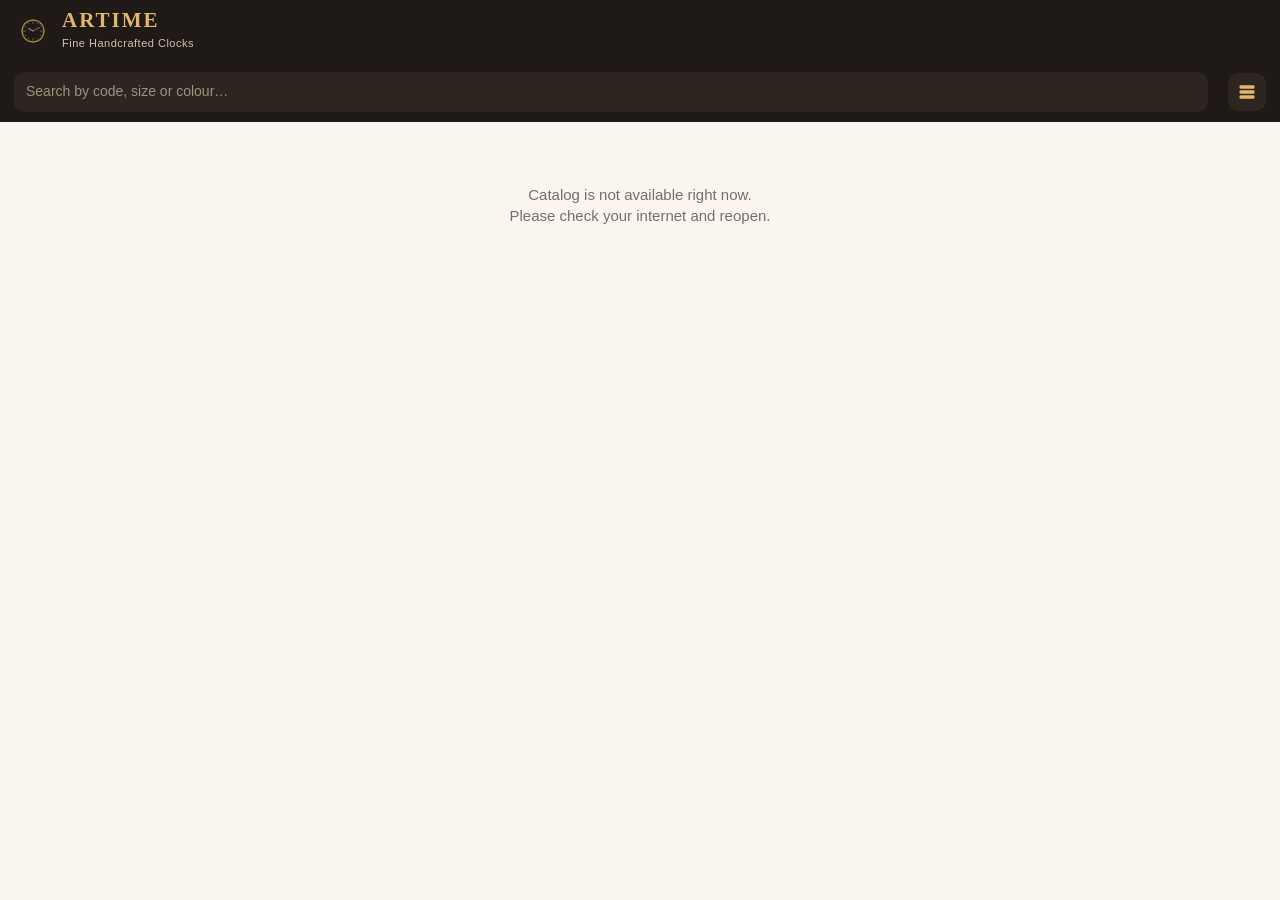
<file: index.html>
<!DOCTYPE html>
<html lang="en">
<head>
<meta charset="UTF-8">
<meta name="viewport" content="width=device-width, initial-scale=1, viewport-fit=cover">
<title>ARTIME — Handcrafted Clocks</title>
<meta name="theme-color" content="#1f1a17">
<meta name="description" content="ARTIME handcrafted clocks - browse and place your order">
<link rel="manifest" href="manifest.webmanifest">
<link rel="icon" href="icons/icon-192.png">
<link rel="apple-touch-icon" href="icons/apple-touch-icon.png">
<meta name="mobile-web-app-capable" content="yes">
<meta name="apple-mobile-web-app-capable" content="yes">
<meta name="apple-mobile-web-app-status-bar-style" content="black-translucent">
<meta name="apple-mobile-web-app-title" content="ARTIME">
<link rel="stylesheet" href="styles.css">
</head>
<body>

<header class="top">
  <div class="top-row">
    <div class="brand"><img src="icons/icon-192.png" alt=""><div><b>ARTIME</b><small>Fine Handcrafted Clocks</small></div></div>
    <button class="install" id="installBtn" hidden>⬇ Install app</button>
  </div>
  <nav class="tabs" id="tabs"></nav>
  <div class="searchrow"><input type="search" id="search" placeholder="Search by code, size or colour…" autocomplete="off"><span id="count"></span><button class="viewbtn" id="viewBtn" aria-label="Change view"></button></div>
</header>

<main>
  <div class="grid" id="grid"><div class="state">Loading catalog…</div></div>
</main>

<div class="bar" id="bar">
  <div class="bar-info"><b id="barPcs">0 pcs</b><span id="barTotal"></span></div>
  <button class="btn primary" id="placeBtn">Place Order</button>
</div>

<div class="toast" id="toast"></div>

<!-- photo viewer -->
<div class="lb" id="lb">
  <button class="lb-x" data-lb="close">&times;</button>
  <button class="lb-n prev" data-lb="prev">&#8249;</button>
  <img id="lbImg" alt="">
  <button class="lb-n next" data-lb="next">&#8250;</button>
  <div class="lb-cap" id="lbCap"></div>
</div>

<!-- order sheet -->
<div class="sheet-wrap" id="sheet"><div class="sheet" id="sheetBox"></div></div>

<script src="app.js"></script>
<script src="customer.js"></script>
</body>
</html>
</file>
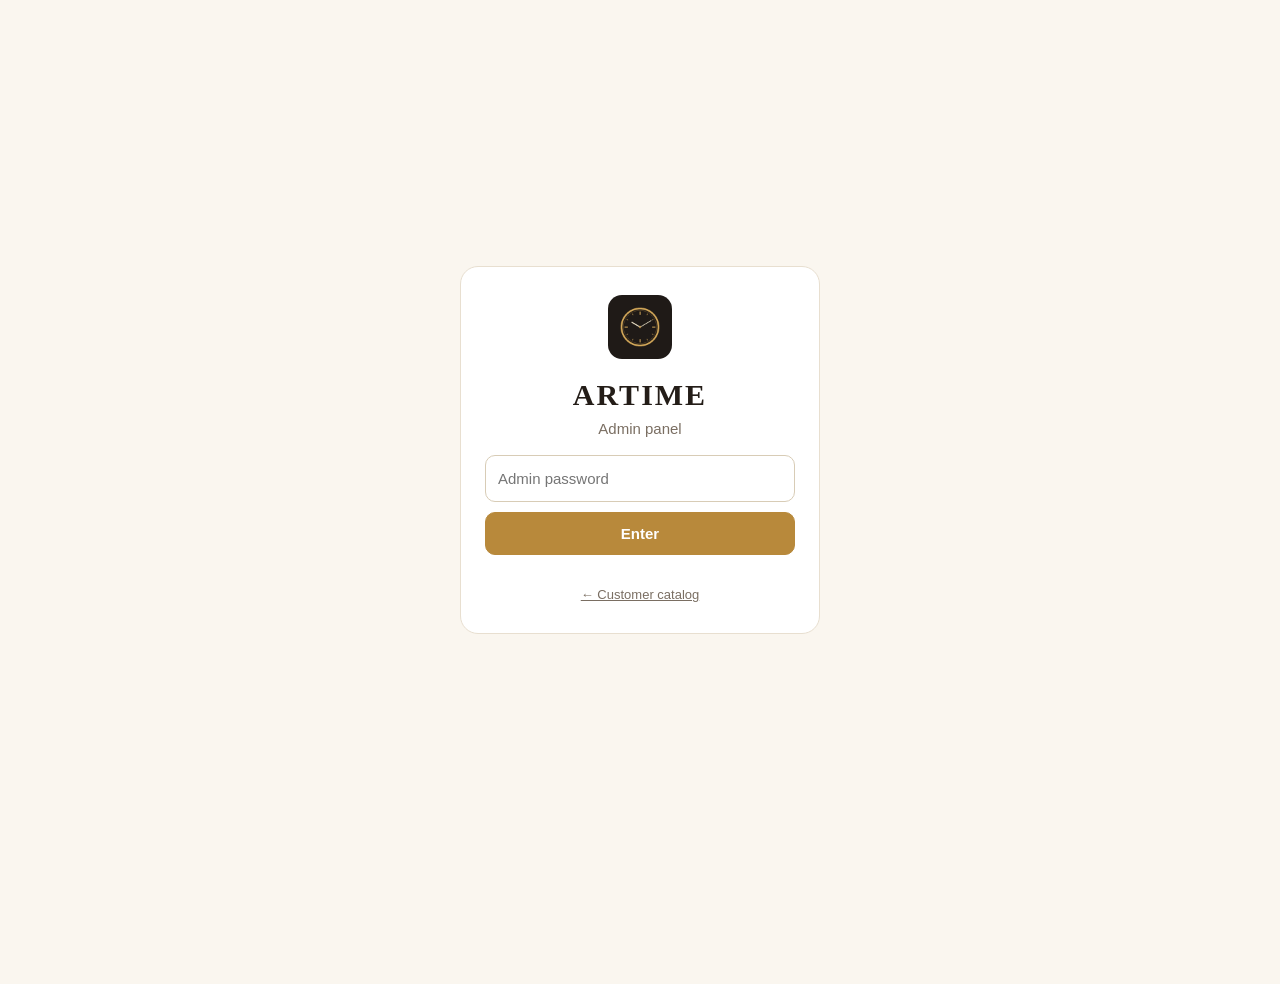
<file: admin.html>
<!DOCTYPE html>
<html lang="en">
<head>
<meta charset="UTF-8">
<meta name="viewport" content="width=device-width, initial-scale=1">
<meta name="robots" content="noindex">
<title>ARTIME Admin</title>
<link rel="stylesheet" href="styles.css">
</head>
<body>

<div class="gate" id="gate">
  <div class="gate-card">
    <img src="icons/icon-192.png" alt="">
    <h1>ARTIME</h1>
    <p>Admin panel</p>
    <input type="password" id="pw" placeholder="Admin password" autocomplete="current-password">
    <button class="btn primary" id="loginBtn">Enter</button>
    <div class="gate-err" id="gateErr"></div>
    <a href="index.html" style="font-size:13px;color:var(--muted)">← Customer catalog</a>
  </div>
</div>

<div class="adm" id="adm" style="display:none">
  <div class="adm-top">
    <h1>ARTIME Admin</h1>
    <a class="btn" href="index.html" target="_blank">View customer app</a>
    <button class="btn" id="importBtn">Import JSON</button>
    <button class="btn" id="exportBtn">Export JSON</button>
    <button class="btn" id="tgBtn">Test Telegram</button>
    <button class="btn primary" id="saveBtn">Save changes</button>
    <input type="file" id="importFile" accept=".json,application/json" hidden>
  </div>
  <div class="status" id="status"></div>

  <div class="panel">
    <h2>Customer app settings</h2>
    <p class="n">Customers see <b>one price</b> (no password). Choose which of your price columns they see. Other prices are never sent to customers.</p>
    <div class="fg">
      <label>Price shown to customers<select id="sTier" data-s="customerTier"></select></label>
      <label>WhatsApp number (with 91)<input data-s="whatsapp"></label>
      <label>Phone on PDF<input data-s="phone"></label>
      <label>Email on PDF<input data-s="email"></label>
    </div>
  </div>

  <div class="panel">
    <h2>Price column names</h2>
    <div class="fg" id="tierNames"></div>
  </div>

  <div class="panel">
    <h2>Categories (tabs in the customer app)</h2>
    <p class="n">Rename or reorder the tabs. Each product belongs to one category.</p>
    <div id="cats"></div>
    <button class="btn" id="addCat">+ Add category</button>
  </div>

  <h2 style="margin:20px 0 0">Products (<span id="pcount">0</span>)</h2>
  <div class="filters">
    <input type="search" id="q" placeholder="Search code / title…">
    <select id="fcat"></select>
    <button class="btn" id="addProd">+ Add product</button>
  </div>
  <p class="n" style="font-size:13px;color:var(--muted);margin:0 0 10px">Photo fields take a path like <code>images/products/CODE-1.jpg</code> or a full image link. Products with a price of 0 are hidden from customers.</p>
  <div id="plist"></div>
  <div style="text-align:center"><button class="btn" id="more" hidden>Show more</button></div>
</div>

<script src="app.js"></script>
<script src="admin.js"></script>
</body>
</html>
</file>
<file: styles.css>
:root{--ink:#241d18;--muted:#7a6e62;--cream:#faf6ef;--card:#fff;--gold:#b8893b;--gold-d:#8f6a2a;--dark:#1f1a17;--line:#e8dfd0;--ok:#2f7d4f;--err:#b3372c;--r:14px}
*{box-sizing:border-box;-webkit-tap-highlight-color:transparent}
html{scroll-padding-top:150px}
body{margin:0;background:var(--cream);color:var(--ink);font-family:-apple-system,BlinkMacSystemFont,"Segoe UI",Roboto,Helvetica,Arial,sans-serif;font-size:15px;line-height:1.4;padding-bottom:calc(84px + env(safe-area-inset-bottom))}
body.noscroll{overflow:hidden}
button{font:inherit;cursor:pointer}
input,textarea,select{font:inherit}

/* header */
.top{position:sticky;top:0;z-index:30;background:var(--dark);color:#fff;padding-top:env(safe-area-inset-top)}
.top-row{display:flex;align-items:center;justify-content:space-between;padding:10px 14px 6px}
.brand{display:flex;align-items:center;gap:10px}
.brand img{width:38px;height:38px;border-radius:9px}
.brand b{display:block;font-family:Georgia,"Times New Roman",serif;font-size:21px;letter-spacing:2px;color:#e0b868;line-height:1}
.brand small{color:#cfc3ad;font-size:11px;letter-spacing:.5px}
.install{background:transparent;border:1px solid #6b5a3a;color:#e0b868;border-radius:999px;padding:6px 12px;font-size:13px}
.tabs{display:flex;gap:8px;overflow-x:auto;padding:6px 14px 8px;scrollbar-width:none}
.tabs::-webkit-scrollbar{display:none}
.tab{flex:none;background:#2c2520;color:#e7dcc6;border:1px solid #3d332b;border-radius:999px;padding:8px 15px;font-size:14px;white-space:nowrap}
.tab.on{background:var(--gold);border-color:var(--gold);color:#fff;font-weight:600}
.searchrow{display:flex;align-items:center;gap:10px;padding:0 14px 10px}
.searchrow input{flex:1;min-width:0;border:0;border-radius:10px;padding:10px 12px;background:#2c2520;color:#fff;font-size:14px}
.searchrow input::placeholder{color:#9d927f}
#count{color:#bdb19b;font-size:12.5px;white-space:nowrap}

/* grid */
main{max-width:1200px;margin:0 auto;padding:12px}
.grid{display:grid;grid-template-columns:repeat(2,1fr);gap:12px}
@media(min-width:620px){.grid{grid-template-columns:repeat(3,1fr)}}
@media(min-width:900px){.grid{grid-template-columns:repeat(4,1fr);gap:16px}}
@media(min-width:1150px){.grid{grid-template-columns:repeat(5,1fr)}}
.state{grid-column:1/-1;text-align:center;color:var(--muted);padding:50px 16px}
.card{background:var(--card);border:1px solid var(--line);border-radius:var(--r);overflow:hidden;display:flex;flex-direction:column}
.ph{aspect-ratio:1/1;background:#f1eadc;cursor:zoom-in;overflow:hidden}
.ph img{width:100%;height:100%;object-fit:cover;display:block}
.info{padding:10px 10px 4px;display:flex;flex-direction:column;gap:3px}
.code{font-weight:700;font-size:14.5px;word-break:break-all;letter-spacing:.2px}
.metas{display:flex;flex-direction:column;gap:2px}
.meta{font-size:13px;color:#4b4137;display:flex;align-items:center;gap:8px}
.meta span{color:var(--muted);font-size:11.5px;text-transform:uppercase;letter-spacing:.5px;min-width:54px}
.meta b{font-weight:600;display:flex;align-items:center;gap:6px}
.dot{width:11px;height:11px;border-radius:50%;display:inline-block;border:1px solid #0002;flex:none}
.price{font-size:19px;font-weight:800;color:var(--gold-d);margin-top:3px;display:flex;align-items:baseline;gap:6px}
.price small{font-size:10.5px;font-weight:700;color:#fff;background:var(--muted);border-radius:999px;padding:1px 7px;letter-spacing:.3px}
.buy{display:flex;gap:8px;padding:8px 10px 10px;margin-top:auto}
.stepper{display:flex;align-items:center;border:1px solid var(--line);border-radius:10px;overflow:hidden;background:#fff;flex:none}
.stepper button{width:34px;height:40px;border:0;background:#f6f0e4;font-size:20px;color:var(--ink)}
.stepper input{width:40px;height:40px;border:0;text-align:center;font-size:16px;font-weight:700;-moz-appearance:textfield;background:#fff;color:var(--ink)}
.stepper input::-webkit-outer-spin-button,.stepper input::-webkit-inner-spin-button{-webkit-appearance:none}
.stepper.sm button{height:30px;width:28px;font-size:18px}.stepper.sm input{height:30px;width:36px;font-size:15px}
.btn{border:1px solid var(--line);background:#fff;color:var(--ink);border-radius:10px;padding:10px 14px;font-weight:600}
.btn.primary{background:var(--gold);border-color:var(--gold);color:#fff}
.btn.primary:active{background:var(--gold-d)}
.btn.ghost{border-color:transparent;background:transparent;color:var(--muted)}
.btn.add{flex:1;background:var(--dark);border-color:var(--dark);color:#fff;padding:0;height:40px;font-size:14px}
.btn.add:active{background:#000}
.incart{font-size:12.5px;color:var(--ok);font-weight:700;padding:0 10px 9px;margin-top:-3px}
.incart:empty{display:none}
.viewbtn{flex:none;width:38px;height:38px;border:0;border-radius:10px;background:#2c2520;color:#e0b868;display:flex;align-items:center;justify-content:center}

/* list view (default on phones) */
.grid.list{grid-template-columns:1fr;gap:10px}
.grid.list .card{display:grid;grid-template-columns:108px 1fr;grid-template-areas:"ph info" "buy buy" "badge badge"}
.grid.list .ph{grid-area:ph;aspect-ratio:1/1;border-radius:0}
.grid.list .info{grid-area:info;padding:10px 12px 8px 12px;justify-content:center;min-width:0}
.grid.list .buy{grid-area:buy;border-top:1px solid var(--line);background:#fdfaf4;padding:8px 10px}
.grid.list .incart{grid-area:badge;background:#fdfaf4;padding:0 12px 8px}
@media(min-width:700px){.grid.list{grid-template-columns:repeat(2,1fr)}}
@media(min-width:1100px){.grid.list{grid-template-columns:repeat(3,1fr)}}

/* order bar */
.bar{position:fixed;left:0;right:0;bottom:0;z-index:40;background:var(--dark);color:#fff;display:flex;align-items:center;justify-content:space-between;gap:12px;padding:10px 14px calc(10px + env(safe-area-inset-bottom));transform:translateY(110%);transition:transform .25s}
.bar.show{transform:none}
.bar-info b{display:block;font-size:15px}
.bar-info span{color:#e0b868;font-size:14px}
.bar .btn{padding:12px 22px;font-size:15px}
.toast{position:fixed;left:50%;bottom:calc(92px + env(safe-area-inset-bottom));transform:translate(-50%,20px);background:#000c;color:#fff;padding:9px 16px;border-radius:999px;font-size:14px;opacity:0;pointer-events:none;transition:.2s;z-index:80;max-width:90vw}
.toast.show{opacity:1;transform:translate(-50%,0)}

/* lightbox */
.lb{position:fixed;inset:0;background:#000e;z-index:90;display:none;align-items:center;justify-content:center}
.lb.open{display:flex}
.lb img{max-width:94vw;max-height:82vh;object-fit:contain;border-radius:6px}
.lb-x{position:absolute;top:calc(10px + env(safe-area-inset-top));right:14px;background:none;border:0;color:#fff;font-size:38px;line-height:1}
.lb-n{position:absolute;top:50%;transform:translateY(-50%);width:44px;height:60px;border:0;background:#fff2;color:#fff;font-size:34px;align-items:center;justify-content:center;display:flex;border-radius:8px}
.lb-n.prev{left:8px}.lb-n.next{right:8px}
.lb-cap{position:absolute;bottom:calc(20px + env(safe-area-inset-bottom));color:#ddd;font-size:14px;left:0;right:0;text-align:center}

/* sheet */
.sheet-wrap{position:fixed;inset:0;overscroll-behavior:contain;background:#0009;z-index:70;display:none;align-items:flex-end;justify-content:center}
.sheet-wrap.open{display:flex}
.sheet{background:var(--cream);width:100%;max-width:560px;max-height:94%;border-radius:20px 20px 0 0;display:flex;flex-direction:column;overflow:hidden;animation:up .22s ease-out}
@keyframes up{from{transform:translateY(40px);opacity:.5}to{transform:none;opacity:1}}
@media(min-width:700px){.sheet-wrap{align-items:center}.sheet{border-radius:18px;max-height:88%}}
.sheet-head{display:flex;align-items:center;gap:6px;padding:14px 12px 10px 16px;border-bottom:1px solid var(--line);background:#fff}
.sheet-head h2{margin:0;font-size:18px;flex:1}
.x{width:36px;height:36px;border:0;border-radius:50%;background:#f1eadc;font-size:22px;line-height:1;color:var(--ink)}
.sheet-body{padding:12px 16px;overflow-y:auto;flex:1}
.sheet-foot{display:flex;align-items:center;justify-content:space-between;gap:12px;padding:12px 16px calc(12px + env(safe-area-inset-bottom));border-top:1px solid var(--line);background:#fff}
.sheet-foot .btn{padding:12px 20px}
.tot{display:flex;flex-direction:column}.tot b{font-size:19px;color:var(--gold-d)}.tot span,.tot small{font-size:12px;color:var(--muted)}
.hint{color:var(--muted);margin:0 0 10px;font-size:14px}
.line{display:flex;gap:10px;background:#fff;border:1px solid var(--line);border-radius:12px;padding:8px;margin-bottom:8px}
.line>img{width:68px;height:68px;border-radius:8px;object-fit:cover;flex:none;background:#f1eadc}
.line-main{flex:1;min-width:0}.line-main b{font-size:14px;word-break:break-all}
.line-meta{font-size:12px;color:var(--muted)}
.line-main .stepper{margin-top:4px;width:fit-content}
.line-side{display:flex;flex-direction:column;align-items:flex-end;justify-content:space-between}
.line-side b{font-size:14px}
.rm{border:0;background:none;color:var(--err);font-size:12px;padding:4px 0}
.f{display:block;margin-bottom:14px;font-weight:600;font-size:14px}
.f input,.f textarea{display:block;width:100%;margin-top:6px;border:1px solid #d8ccb6;border-radius:10px;padding:12px;font-size:16px;background:#fff;font-weight:400;color:var(--ink)}
.f input:focus,.f textarea:focus{outline:2px solid var(--gold);border-color:var(--gold)}
.f em{display:block;color:var(--err);font-style:normal;font-size:12.5px;margin-top:4px;font-weight:500}
.f small{font-weight:400;color:var(--muted)}
.busy,.done{padding:36px 22px;text-align:center;display:flex;flex-direction:column;gap:10px;align-items:stretch}
.busy{align-items:center}
.spin{width:44px;height:44px;border:4px solid #eadfc8;border-top-color:var(--gold);border-radius:50%;animation:sp 1s linear infinite;margin:0 auto 6px}
@keyframes sp{to{transform:rotate(360deg)}}
.tick{width:60px;height:60px;border-radius:50%;background:var(--ok);color:#fff;font-size:34px;line-height:60px;margin:0 auto 4px}
.tick.bad{background:var(--err)}
.done h2{margin:0}.done p{margin:0 0 8px;color:#4b4137}

/* ---------- admin ---------- */
.gate{min-height:100vh;display:flex;align-items:center;justify-content:center;padding:20px}
.gate-card{background:#fff;border:1px solid var(--line);border-radius:18px;padding:28px 24px;width:100%;max-width:360px;text-align:center}
.gate-card img{width:64px;border-radius:14px}
.gate-card h1{font-family:Georgia,serif;letter-spacing:2px;margin:10px 0 2px}
.gate-card p{color:var(--muted);margin:0 0 16px}
.gate-card input{width:100%;padding:12px;border:1px solid #d8ccb6;border-radius:10px;margin-bottom:10px}
.gate-card .btn{width:100%}
.gate-err{color:var(--err);min-height:20px;font-size:13px;margin-top:8px}
.adm{max-width:1100px;margin:0 auto;padding:14px 14px 80px}
.adm-top{position:sticky;top:0;z-index:20;background:var(--cream);padding:10px 0;display:flex;flex-wrap:wrap;gap:8px;align-items:center;border-bottom:1px solid var(--line)}
.adm-top h1{font-size:19px;margin:0;flex:1 1 200px;font-family:Georgia,serif;letter-spacing:1px}
.adm-top .btn{padding:8px 12px;font-size:13.5px;text-decoration:none;display:inline-block}
.status{font-size:13px;min-height:20px;margin:8px 0;color:var(--muted)}
.status.ok{color:var(--ok)}.status.err{color:var(--err)}.status.dirty{color:var(--gold-d);font-weight:600}
.panel{background:#fff;border:1px solid var(--line);border-radius:14px;padding:14px;margin:12px 0}
.panel h2{margin:0 0 10px;font-size:16px}
.panel p.n{margin:-4px 0 10px;color:var(--muted);font-size:13px}
.fg{display:grid;grid-template-columns:repeat(auto-fit,minmax(170px,1fr));gap:10px}
.fg label,.agrid label{font-size:12px;color:var(--muted);display:block}
.fg input,.fg select,.agrid input,.agrid select{display:block;width:100%;margin-top:3px;padding:8px 9px;border:1px solid #d8ccb6;border-radius:8px;background:#fff;color:var(--ink);font-size:14px}
.catrow{display:flex;gap:6px;margin-bottom:6px;align-items:center}
.catrow input{flex:1;padding:8px;border:1px solid #d8ccb6;border-radius:8px}
.catrow .btn{padding:6px 10px}
.catrow small{color:var(--muted);min-width:46px;text-align:right}
.filters{display:flex;gap:8px;flex-wrap:wrap;margin:14px 0 8px}
.filters input,.filters select{padding:9px;border:1px solid #d8ccb6;border-radius:8px;background:#fff;flex:1 1 160px}
.arow{display:flex;gap:12px;background:#fff;border:1px solid var(--line);border-radius:12px;padding:10px;margin-bottom:10px}
.arow.off{opacity:.55}
.athumb{width:84px;height:84px;object-fit:cover;border-radius:8px;background:#f1eadc;flex:none}
.agrid{flex:1;display:grid;grid-template-columns:repeat(auto-fit,minmax(130px,1fr));gap:8px;align-items:end}
.agrid .w2{grid-column:span 2}
.agrid .full{grid-column:1/-1}
.agrid .cust span{color:var(--gold-d);font-weight:700}
.agrid .cust input{border-color:var(--gold);background:#fff9ec}
.agrid .acts{display:flex;gap:12px;align-items:center;font-size:13px}
.agrid .acts label{display:flex;align-items:center;gap:6px;color:var(--ink);font-size:13px}
.agrid .acts input{width:auto;margin:0}
.warn{color:var(--err);font-size:12px}
.btn.danger{color:var(--err);border-color:#e4b9b3}
@media(max-width:560px){.arow{flex-direction:column}.athumb{width:100%;height:160px}}

/* grid view (compact two-up cards) */
.grid:not(.list) .meta{flex-direction:column;align-items:flex-start;gap:0;margin-bottom:2px}
.grid:not(.list) .meta span{min-width:0;font-size:10.5px}
.grid:not(.list) .buy{flex-direction:column;gap:6px}
.grid:not(.list) .stepper{width:100%}
.grid:not(.list) .stepper input{flex:1;min-width:0;width:auto}
.grid:not(.list) .stepper button{width:44px}
.grid:not(.list) .btn.add{flex:none;width:100%}
</file>
